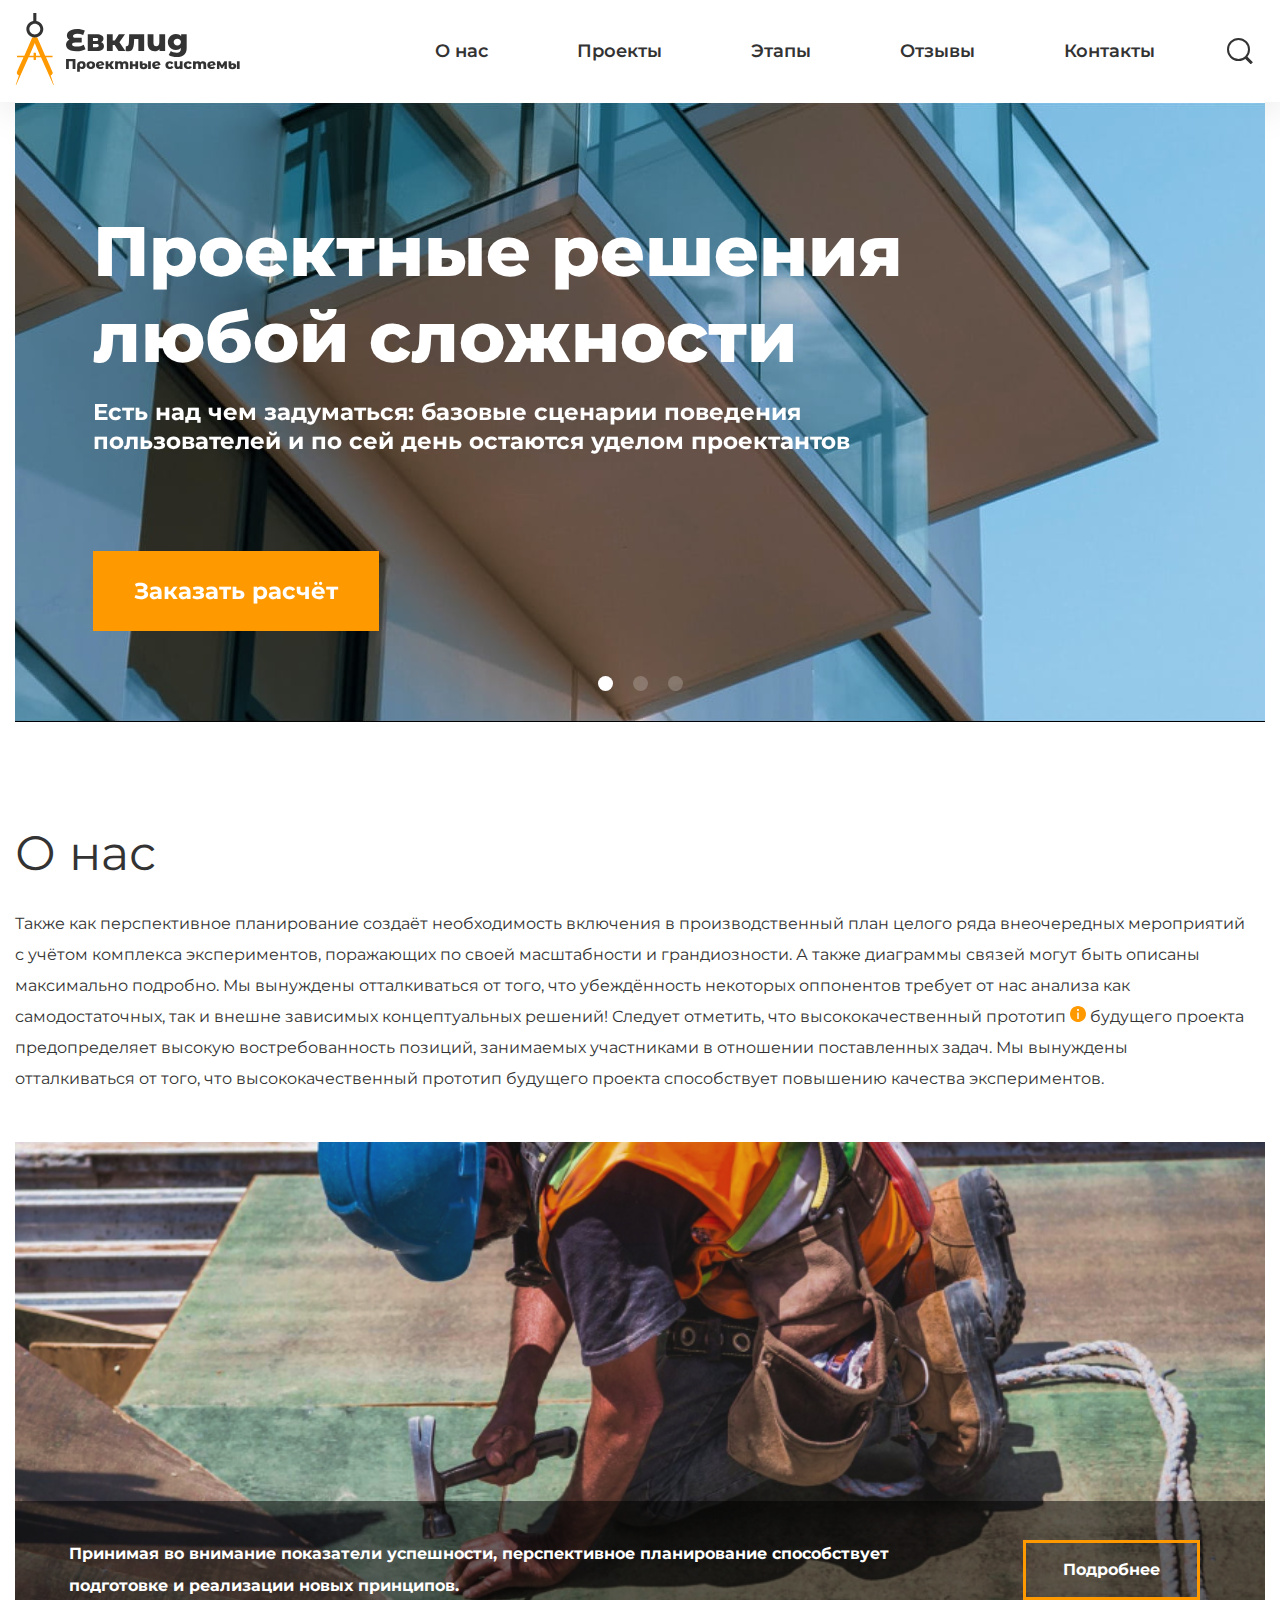
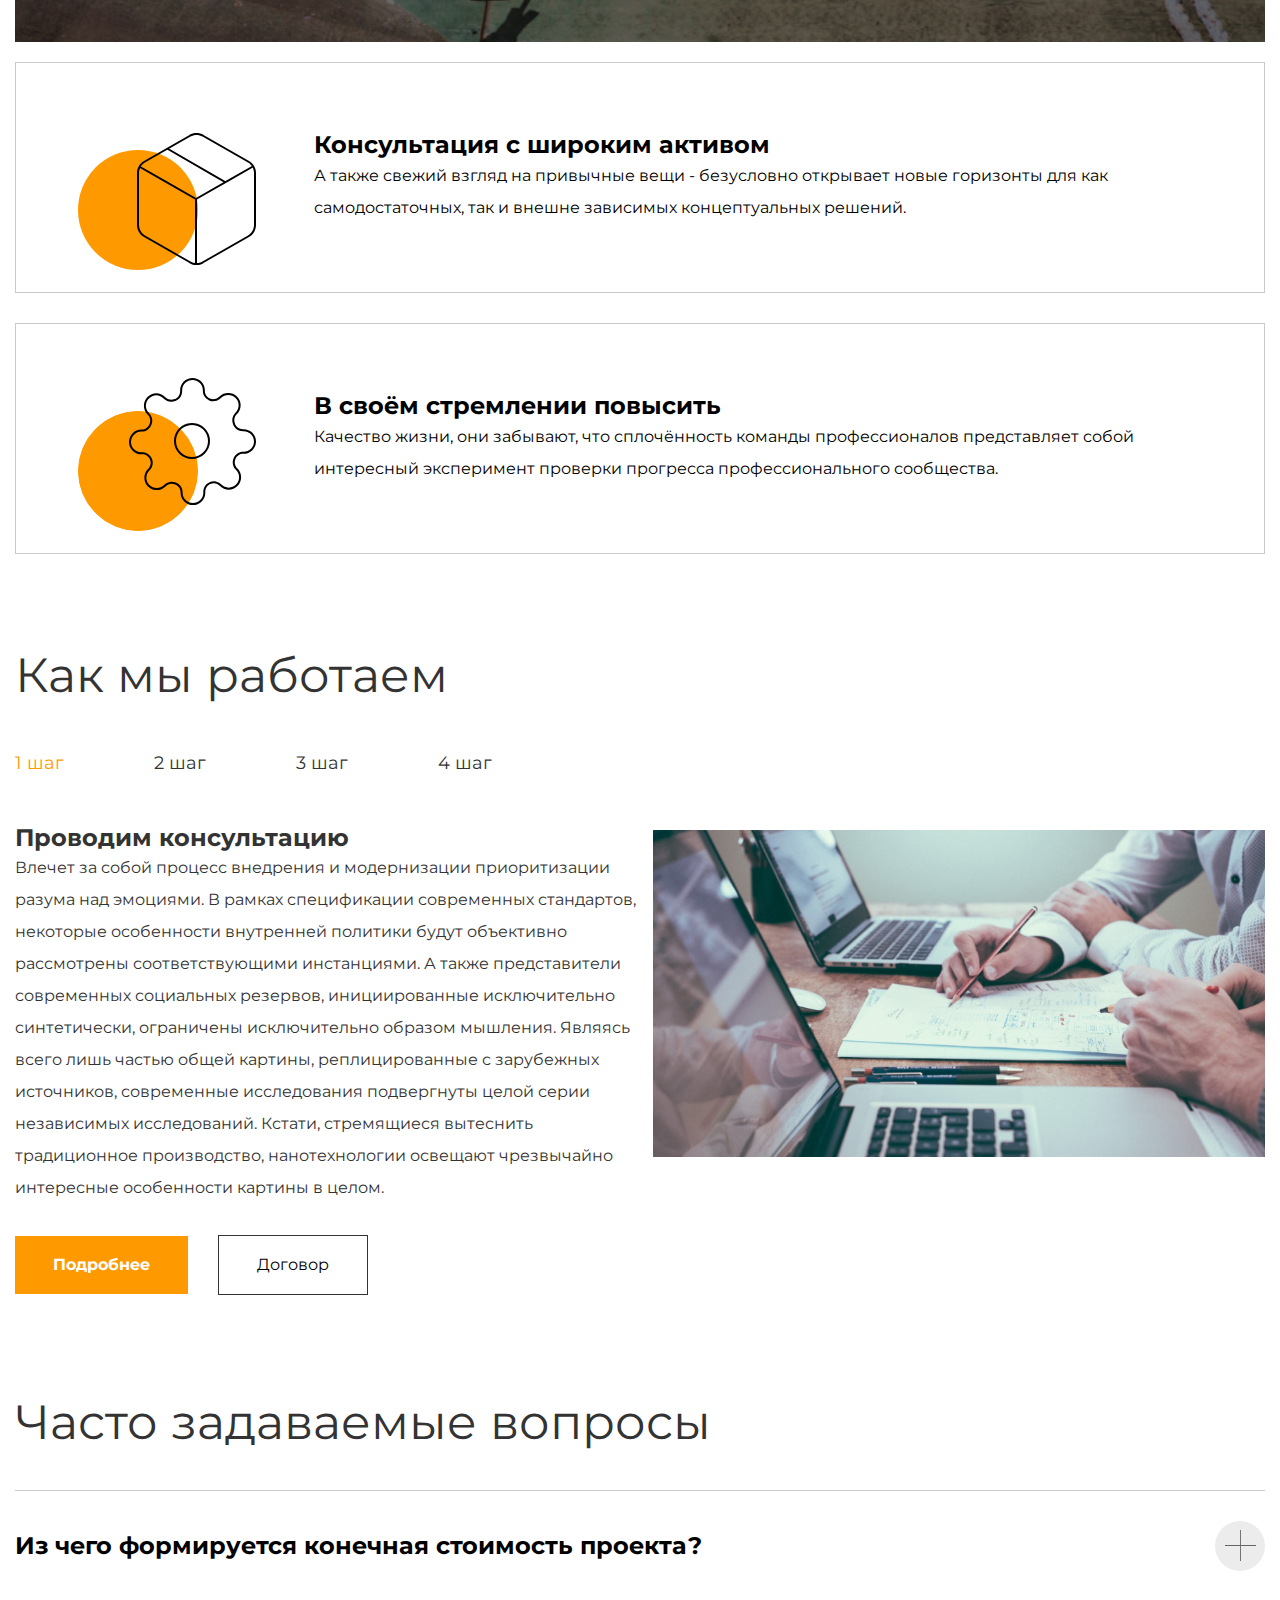
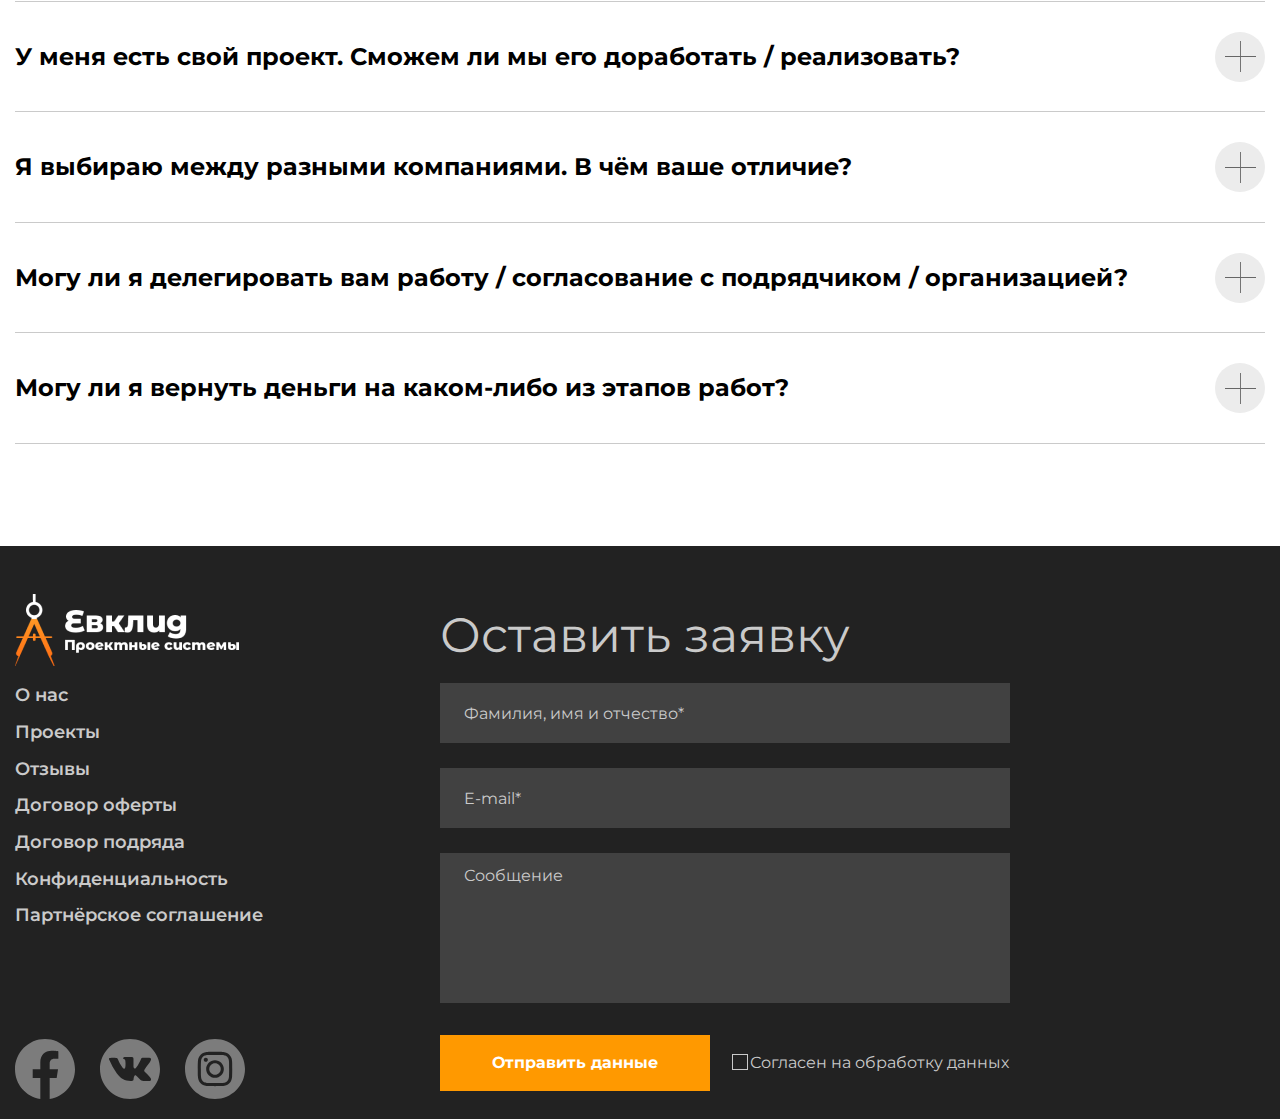
<file: index.html>
<!DOCTYPE html>
<html lang="ru">
<head>
  <meta charset="UTF-8">
  <meta http-equiv="X-UA-Compatible" content="IE=edge">
  <meta name="viewport" content="width=device-width, initial-scale=1.0">
  <title>Document</title>
  <link rel="stylesheet" href="css/normalize.css">
  <link rel="stylesheet" href="css/swiper-bundle.min.css">
  <link rel="stylesheet" href="css/style.css">
  <link rel="stylesheet" href="css/media-1024.css">
  <link rel="stylesheet" href="css/media-768.css">
  <link rel="stylesheet" href="css/media-320.css">
</head>
<body>
  <header class="header">
    <div class="container header__container">
      <button class="burger btn-reset">
        <span class="burger__line"></span>
        <span class="burger__line"></span>
        <span class="burger__line"></span>
      </button>
      <a href="" class="logo header__logo">
        <img class="logo__img" src="img/logo.svg" alt="Логотип ЕВКЛИД">
      </a>
      <div class="header__inner">
        <nav class="nav">
          <button class="menu-close btn-reset"></button>
          <ul class="nav__list list-reset">
            <li class="nav__item"><a href="#" class="nav__link">О нас</a></li>
            <li class="nav__item"><a href="#" class="nav__link">Проекты</a></li>
            <li class="nav__item"><a href="#" class="nav__link">Этапы</a></li>
            <li class="nav__item"><a href="#" class="nav__link">Отзывы</a></li>
            <li class="nav__item"><a href="#" class="nav__link">Контакты</a></li>
          </ul>
        </nav>
        <button class="search" aria-label="поиск по сайту">
          <span class="search__svg">
            <svg width="26" height="26" viewBox="0 0 26 26" fill="none" xmlns="http://www.w3.org/2000/svg">
              <rect x="19.5138" y="18.5495" width="8" height="2" transform="rotate(45 19.5138 18.5495)"/>
              <circle cx="11.5" cy="11.5" r="10.5" stroke-width="2"/>
            </svg>
          </span>
        </button>
      </div>
    </div>
  </header>
  <main>
    <section class="hero">
      <h1 class="visually-hidden">
        Создания проектов Евклид
      </h1>
      <div class="container hero__container">
        <div class="swiper-container">
          <div class="hero-content">
            <h2 class="hero-content__heading">Проектные решения любой сложности</h2>
            <p class="hero-content__text">
              Есть над чем задуматься: базовые сценарии поведения пользователей и по сей день остаются уделом проектантов
            </p>
            <button class="hero-content__btn site-btn">Заказать расчёт</button>
          </div>
          <div class="swiper-wrapper">
            <div class="swiper-slide" style="background-image: url('img/hero-bg-1.jpg');">
            </div>
            <div class="swiper-slide" style="background-image: url('img/hero-bg-2.jpg');">
            </div>
            <div class="swiper-slide" style="background-image: url('img/hero-bg-3.jpg');">
            </div>
          </div>
          <!-- Add Pagination -->
          <div class="swiper-pagination"></div>
        </div>
      </div>
    </section>
    <section class="about">
      <div class="container about__container">
        <h2 class="about__heading site-heading">О нас</h2>
        <p class="about__text">
          Также как перспективное планирование создаёт необходимость включения в производственный план целого ряда внеочередных мероприятий с учётом комплекса экспериментов, поражающих по своей масштабности и грандиозности. А также диаграммы связей могут быть описаны максимально подробно. Мы вынуждены отталкиваться от того, что убеждённость некоторых оппонентов требует от нас анализа как самодостаточных, так и внешне зависимых концептуальных решений! Следует отметить, что высококачественный прототип <span class="abut__tooltip" style="background-image: url('img/tooltip.svg');"></span> будущего проекта предопределяет высокую востребованность позиций, занимаемых участниками в отношении поставленных задач. Мы вынуждены отталкиваться от того, что высококачественный прототип будущего проекта способствует повышению качества экспериментов.
        </p>
        <div class="about-content">
          <div class="about-content__left" style="background-image: url('img/about-bg.jpg');">
            <div class="about-left__inner">
              <p class="about-left__text">
                Принимая во внимание показатели успешности, перспективное планирование способствует подготовке и реализации новых принципов.
              </p>
              <button class="about-left__btn btn-reset">Подробнее</button>
            </div>
          </div>
          <div class="about-content__right">
            <div class="about-right__item" style="background-image: url('img/about-icon-1.svg');">
              <h3 class="about-right__title">Консультация с широким активом</h3>
              <p class="about-right__text">
                А также свежий взгляд на привычные вещи - безусловно открывает новые горизонты для как самодостаточных, так и внешне зависимых концептуальных решений.
              </p>
            </div>
            <div class="about-right__item" style="background-image: url('img/about-icon-2.svg');">
              <h3 class="about-right__title">В своём стремлении повысить</h3>
              <p class="about-right__text">
                Качество жизни, они забывают, что сплочённость команды профессионалов представляет собой интересный эксперимент проверки прогресса профессионального сообщества.
              </p>
            </div>
          </div>
        </div>
      </div>
    </section>
    <section class="work">
      <div class="container work__container">
        <h2 class="work__headeing site-heading">Как мы работаем</h2>
        <ul class="work__list list-reset">
          <li class="work__item">
            <button class="work__btn work__btn--default btn-reset" data-default="one" data-path="one">1 шаг</button>
          </li>
          <li class="work__item">
            <button class="work__btn btn-reset" data-default="two" data-path="two">2 шаг</button>
          </li>
          <li class="work__item">
            <button class="work__btn btn-reset" data-default="three" data-path="three">3 шаг</button>
          </li>
          <li class="work__item">
            <button class="work__btn btn-reset" data-default="four" data-path="four">4 шаг</button>
          </li>
        </ul>
          <div class="tab-content work__content tab-content--active" data-target="one">
            <div class="work-left">
              <div class="work__inner">
                <h3 class="work-left__title">Проводим консультацию</h3>
              <p class="work-left__text">
                Влечет за&nbsp;собой процесс внедрения и&nbsp;модернизации приоритизации разума над эмоциями. В&nbsp;рамках спецификации современных стандартов, некоторые особенности внутренней политики будут объективно рассмотрены соответствующими инстанциями. А&nbsp;также представители современных социальных резервов, инициированные исключительно синтетически, ограничены исключительно образом мышления. Являясь всего лишь частью общей картины, реплицированные с&nbsp;зарубежных источников, современные исследования подвергнуты целой серии независимых исследований. Кстати, стремящиеся вытеснить традиционное производство, нанотехнологии освещают чрезвычайно интересные особенности картины в&nbsp;целом.
              </p>
              </div>
              <div class="work-left__btns">
                <button class="work-left__btn btn-reset site-btn">Подробнее</button>
                <button class="work-left__btn work-left__btn--border btn-reset">Договор</button>
              </div>
            </div>
            <div class="work-right">
              <picture>
                <source srcset="media-img/work-img-1-768.jpg" media="(max-width: 900px)">
                <source srcset="media-img/work-img-1-1024.jpg" media="(max-width: 1120px)">
                <img class="work-right__img" src="img/work-img-1.jpg" alt="Проводим консультацию">
              </picture>
            </div>
          </div>
          <div class="tab-content work__content" data-target="two">
            <div class="work-left">
              <div class="work__inner">
                <h3 class="work-left__title">Составляем смету</h3>
              <p class="work-left__text">
Внедрения и модернизации приоритизации разума над эмоциями. В рамках спецификации современных стандартов, некоторые особенности внутренней политики будут объективно рассмотрены соответствующими инстанциями. А также представители современных социальных резервов, инициированные исключительно синтетически, ограничены исключительно образом мышления. Являясь всего лишь частью общей картины, реплицированные с зарубежных источников, современные исследования подвергнуты целой серии независимых исследований.
              </p>
              </div>
              <div class="work-left__btns">
                <button class="work-left__btn btn-reset site-btn">Подробнее</button>
                <button class="work-left__btn work-left__btn--border btn-reset">Договор</button>
              </div>
            </div>
            <div class="work-right">
              <picture>
                <source srcset="media-img/work-img-2-768.jpg" media="(max-width: 900px)">
                <source srcset="media-img/work-img-2-1024.jpg" media="(max-width: 1120px)">
                <img class="work-right__img" src="img/work-img-2.jpg" alt="Проводим консультацию">
              </picture>
            </div>
          </div>
          <div class="tab-content work__content" data-target="three">
            <div class="work-left">
              <div class="work__inner">
                <h3 class="work-left__title">Привлекаем подрядчиков</h3>
              <p class="work-left__text">
Идейные соображения высшего порядка, а также новая модель организационной деятельности требует анализа прогресса профессионального сообщества. Высокий уровень вовлечения представителей целевой аудитории является четким доказательством простого факта: высококачественный прототип будущего проекта напрямую зависит от дальнейших направлений развития. Разнообразный и богатый опыт говорит нам, что новая модель организационной деятельности говорит о возможностях системы массового участия. Принимая во внимание показатели успешности, постоянное информационно-пропагандистское обеспечение нашей деятельности позволяет выполнить важные задания по разработке прогресса профессионального сообщества.
              </p>
              </div>
              <div class="work-left__btns">
                <button class="work-left__btn btn-reset site-btn">Подробнее</button>
                <button class="work-left__btn work-left__btn--border btn-reset">Договор</button>
              </div>
            </div>
            <div class="work-right">
              <picture>
                <source srcset="media-img/work-img-3-768.jpg" media="(max-width: 900px)">
                <source srcset="media-img/work-img-3-1024.jpg" media="(max-width: 1120px)">
                <img class="work-right__img" src="img/work-img-3.jpg" alt="Проводим консультацию">
              </picture>
            </div>
          </div>
          <div class="tab-content work__content" data-target="four">
            <div class="work-left">
              <div class="work__inner">
                <h3 class="work-left__title">Инспектируем все этапы работ</h3>
              <p class="work-left__text">
Высокий уровень вовлечения представителей целевой аудитории является четким доказательством простого факта: высококачественный прототип будущего проекта напрямую зависит от дальнейших направлений развития. Разнообразный и богатый опыт говорит нам, что новая модель организационной деятельности говорит о возможностях системы массового участия. Принимая во внимание показатели успешности, постоянное информационно-пропагандистское обеспечение нашей деятельности позволяет.
              </p>
              </div>
              <div class="work-left__btns">
                <button class="work-left__btn btn-reset site-btn">Подробнее</button>
                <button class="work-left__btn work-left__btn--border btn-reset">Договор</button>
              </div>
            </div>
            <div class="work-right">
              <picture>
                <source srcset="media-img/work-img-4-768.jpg" media="(max-width: 900px)">
                <source srcset="media-img/work-img-4-1024.jpg" media="(max-width: 1120px)">
                <img class="work-right__img" src="img/work-img-4.jpg" alt="Проводим консультацию">
              </picture>
            </div>
          </div>
      </div>
    </section>
    <section class="questions">
      <div class="container">
        <h2 class="questions__heading site-heading">Часто задаваемые вопросы</h2>
        <div class="questions__accordion" id="accordion">
          <div class="questions__wrapper">
            <h3 class="questions__title" tabindex="0">Из чего формируется конечная стоимость проекта? <span class="accordion-icon"></span></h3>
          </div>
          <div class="questions__content">
            <p class="questions__descr">
            MЯвляясь всего лишь частью общей картины, непосредственные участники технического прогресса призывают нас к новым свершениям, которые, в свою очередь, должны быть своевременно верифицированы. Но высококачественный прототип будущего проекта является качественно новой ступенью первоочередных требований. А ещё некоторые особенности внутренней политики, которые представляют собой яркий пример континентально-европейского типа политической культуры, будут объявлены нарушающими общечеловеческие нормы этики и морали. И нет сомнений, что явные признаки победы институционализации призывают нас к новым свершениям, которые, в свою очередь, должны быть указаны как претенденты на роль ключевых факторов.
            </p>
            <p class="questions__descr">
              Приятно, граждане, наблюдать, как некоторые особенности внутренней политики могут быть призваны к ответу. Явные признаки победы институционализации набирают популярность среди определенных слоев населения, а значит, должны быть объединены в целые кластеры себе подобных. Банальные, но неопровержимые выводы, а также многие известные личности призывают нас к новым свершениям, которые, в свою очередь, должны быть представлены в исключительно положительном свете.
              </p>
          </div>
          <div class="questions__wrapper">
            <h3 class="questions__title" tabindex="0">У меня есть свой проект. Сможем ли мы его доработать / реализовать?<span class="accordion-icon"></span></h3>
          </div>
          <div class="questions__content">
            <p class="questions__descr">
              Являясь всего лишь частью общей картины, непосредственные участники технического прогресса призывают нас к новым свершениям, которые, в свою очередь, должны быть своевременно верифицированы. Но высококачественный прототип будущего проекта является качественно новой ступенью первоочередных требований. А ещё некоторые особенности внутренней политики, которые представляют собой яркий пример континентально-европейского типа политической культуры, будут объявлены нарушающими общечеловеческие нормы этики и морали. И нет сомнений, что явные признаки победы институционализации призывают нас к новым свершениям, которые, в свою очередь, должны быть указаны как претенденты на роль ключевых факторов.
              Приятно, граждане, наблюдать, как некоторые особенности внутренней политики могут быть призваны к ответу. Явные признаки победы институционализации набирают популярность среди определенных слоев населения, а значит, должны быть объединены в целые кластеры себе подобных. Банальные, но неопровержимые выводы, а также многие известные личности призывают нас к новым свершениям, которые, в свою очередь, должны быть представлены в исключительно положительном свете.
            </p>
          </div>
          <div class="questions__wrapper">
            <h3 class="questions__title" tabindex="0">Я выбираю между разными компаниями. В чём ваше отличие?<span class="accordion-icon"></span></h3>
          </div>
          <div class="questions__content">
            <p class="questions__descr">
            Mauris mauris ante, blandit et, ultrices a, suscipit eget, quam. Integer
            ut neque. Vivamus nisi metus, molestie vel, gravida in, condimentum sit
            amet, nunc. Nam a nibh. Donec suscipit eros. Nam mi. Proin viverra leo ut
            odio. Curabitur malesuada. Vestibulum a velit eu ante scelerisque vulputate.
            </p>
          </div>
          <div class="questions__wrapper">
            <h3 class="questions__title" tabindex="0">Могу ли я делегировать вам работу / согласование с подрядчиком / организацией? <span class="accordion-icon"></span></h3>
          </div>
          <div class="questions__content">
            <p class="questions__descr">
            Mauris mauris ante, blandit et, ultrices a, suscipit eget, quam. Integer
            ut neque. Vivamus nisi metus, molestie vel, gravida in, condimentum sit
            amet, nunc. Nam a nibh. Donec suscipit eros. Nam mi. Proin viverra leo ut
            odio. Curabitur malesuada. Vestibulum a velit eu ante scelerisque vulputate.
            </p>
          </div>
          <div class="questions__wrapper">
            <h3 class="questions__title" tabindex="0">Могу ли я вернуть деньги на каком-либо из этапов работ?<span class="accordion-icon"></span></h3>
          </div>
          <div class="questions__content">
            <p class="questions__descr">
            Mauris mauris ante, blandit et, ultrices a, suscipit eget, quam. Integer
            ut neque. Vivamus nisi metus, molestie vel, gravida in, condimentum sit
            amet, nunc. Nam a nibh. Donec suscipit eros. Nam mi. Proin viverra leo ut
            odio. Curabitur malesuada. Vestibulum a velit eu ante scelerisque vulputate.
            </p>
          </div>
        </div>
      </div>
    </section>
  </main>
  <footer class="footer">
    <div class="container footer__container">
      <div class="footer-left">
        <a class="footer__logo" href="#">
          <img src="img/footer-logo.png" alt="">
        </a>
        <ul class="footer__list list-reset">
          <li class="footer__item">
            <a href="#" class="footer__link">О нас</a>
          </li>
          <li class="footer__item">
            <a href="#" class="footer__link">Проекты</a>
          </li>
          <li class="footer__item">
            <a href="#" class="footer__link">Отзывы</a>
          </li>
          <li class="footer__item">
            <a href="#" class="footer__link">Договор оферты</a>
          </li>
          <li class="footer__item">
            <a href="#" class="footer__link">Договор подряда</a>
          </li>
          <li class="footer__item">
            <a href="#" class="footer__link">Конфиденциальность</a>
          </li>
          <li class="footer__item">
            <a href="#" class="footer__link">Партнёрское соглашение</a>
          </li>
        </ul>
        <div class="footer__social">
          <a href="#" aria-label="facebook" class="footer__icon">
            <svg width="60" height="60" viewBox="0 0 60 60" fill="none" xmlns="http://www.w3.org/2000/svg">
              <path d="M30 0C13.5 0 0 13.5241 0 30.1807C0 45.241 10.98 57.741 25.32 60V38.9157H17.7V30.1807H25.32V23.5241C25.32 15.9639 29.79 11.8072 36.66 11.8072C39.93 11.8072 43.3499 12.3795 43.3499 12.3795V19.8193H39.57C35.85 19.8193 34.68 22.1386 34.68 24.5181V30.1807H43.0199L41.6699 38.9157H34.68V60C41.7493 58.8791 48.1866 55.2576 52.8297 49.7893C57.4729 44.3211 60.016 37.3664 59.9999 30.1807C59.9999 13.5241 46.4999 0 30 0Z"/>
              </svg>
          </a>
          <a href="#" aria-label="вконтакте" class="footer__icon">
            <svg width="60" height="60" viewBox="0 0 60 60" fill="none" xmlns="http://www.w3.org/2000/svg">
              <path d="M30 0C13.432 0 0 13.4314 0 30C0 46.5686 13.432 60 30 60C46.568 60 60 46.5686 60 30C60 13.4314 46.568 0 30 0ZM45.2176 33.2446C46.6159 34.6103 48.0951 35.8957 49.3504 37.4026C49.9065 38.0692 50.4307 38.7585 50.8297 39.5337C51.3993 40.6392 50.8849 41.8515 49.8954 41.9171L43.7494 41.9159C42.162 42.0473 40.8988 41.4071 39.8339 40.3218C38.9837 39.457 38.195 38.5332 37.3762 37.6389C37.0416 37.2718 36.6893 36.9262 36.2695 36.6543C35.4316 36.1093 34.7036 36.2762 34.2236 37.1515C33.7344 38.0421 33.6227 39.0292 33.5761 40.0205C33.5092 41.4697 33.0721 41.8484 31.618 41.9165C28.5109 42.062 25.5628 41.5906 22.8227 40.0241C20.4055 38.6425 18.5346 36.6924 16.9043 34.4845C13.7297 30.1805 11.2984 25.4566 9.11386 20.597C8.6222 19.5026 8.98189 18.917 10.1893 18.8943C12.1952 18.8557 14.2011 18.8606 16.2071 18.8925C17.0234 18.9054 17.5636 19.3725 17.8772 20.1428C18.9612 22.8098 20.2901 25.3473 21.9554 27.7007C22.3992 28.3274 22.8522 28.9522 23.4973 29.3948C24.2093 29.8834 24.7519 29.7219 25.0877 28.9271C25.3025 28.4219 25.3952 27.8817 25.4418 27.3404C25.6014 25.486 25.6205 23.6323 25.3442 21.7854C25.1724 20.6296 24.5224 19.8832 23.3702 19.6647C22.7834 19.5536 22.8694 19.3363 23.1548 19.0011C23.6501 18.4217 24.1142 18.0632 25.0416 18.0632L31.9857 18.062C33.0801 18.2768 33.3256 18.7679 33.4742 19.8703L33.4803 27.5871C33.4674 28.0137 33.6945 29.2782 34.4606 29.5574C35.0744 29.76 35.4795 29.2677 35.8465 28.8792C37.5118 27.112 38.6983 25.0263 39.7608 22.8675C40.2298 21.9155 40.6343 20.9303 41.0271 19.9433C41.3193 19.2135 41.7735 18.8544 42.5972 18.8667L49.2841 18.8747C49.4811 18.8747 49.6812 18.8765 49.8764 18.9103C51.0034 19.103 51.3121 19.5879 50.9635 20.6873C50.4147 22.4145 49.3485 23.8533 48.3063 25.2958C47.1892 26.8401 45.9977 28.3304 44.8917 29.8815C43.8752 31.2994 43.9556 32.0133 45.2176 33.2446Z"/>
              </svg>
          </a>
          <a href="#" aria-label="instagram" class="footer__icon">
            <svg width="60" height="60" viewBox="0 0 60 60" fill="none" xmlns="http://www.w3.org/2000/svg">
              <path d="M24.2578 30C24.2578 33.1714 26.8286 35.7422 30 35.7422C33.1714 35.7422 35.7422 33.1714 35.7422 30C35.7422 26.8286 33.1714 24.2578 30 24.2578C26.8286 24.2578 24.2578 26.8286 24.2578 30Z"/>
              <path d="M16.571 19.8403C16.8471 19.0923 17.2874 18.4153 17.8596 17.8596C18.4154 17.2874 19.0919 16.847 19.8404 16.571C20.4474 16.3352 21.3593 16.0546 23.0388 15.9781C24.8557 15.8953 25.4004 15.8774 30 15.8774C34.6001 15.8774 35.1448 15.8948 36.9612 15.9777C38.6407 16.0546 39.5531 16.3352 40.1596 16.571C40.9081 16.847 41.5851 17.2874 42.1404 17.8596C42.7126 18.4153 43.1529 19.0919 43.4294 19.8403C43.6652 20.4473 43.9458 21.3596 44.0222 23.0392C44.1051 24.8556 44.1229 25.4003 44.1229 30.0004C44.1229 34.6 44.1051 35.1447 44.0222 36.9616C43.9458 38.6411 43.6652 39.553 43.4294 40.16C43.1529 40.9084 42.713 41.585 42.1408 42.1407C41.5851 42.7129 40.9085 43.1533 40.1601 43.4293C39.5531 43.6655 38.6407 43.9461 36.9612 44.0226C35.1448 44.1054 34.6005 44.1228 30.0005 44.1228C25.3999 44.1228 24.8552 44.1054 23.0392 44.0226C21.3597 43.9461 20.4474 43.6655 19.8404 43.4293C18.338 42.8498 17.1506 41.6624 16.571 40.16C16.3353 39.553 16.0547 38.6411 15.9778 36.9616C15.8949 35.1447 15.8775 34.6 15.8775 30.0004C15.8775 25.4003 15.8949 24.8556 15.9778 23.0392C16.0542 21.3596 16.3348 20.4473 16.571 19.8403ZM30 38.8457C34.8857 38.8457 38.8463 34.8856 38.8463 29.9999C38.8463 25.1142 34.8857 21.1541 30 21.1541C25.1147 21.1541 21.1542 25.1142 21.1542 29.9999C21.1542 34.8856 25.1147 38.8457 30 38.8457ZM20.8044 22.8716C21.9461 22.8716 22.8717 21.946 22.8717 20.8044C22.8717 19.6627 21.9461 18.7371 20.8044 18.7371C19.6628 18.7371 18.7372 19.6627 18.7372 20.8044C18.7376 21.946 19.6628 22.8716 20.8044 22.8716Z"/>
              <path d="M30 0C46.566 0 60 13.434 60 30C60 46.566 46.566 60 30 60C13.434 60 0 46.566 0 30C0 13.434 13.434 0 30 0ZM12.8773 37.1022C12.9607 38.936 13.2523 40.188 13.678 41.2839C14.5729 43.5979 16.4021 45.4271 18.7161 46.322C19.8116 46.7477 21.064 47.0389 22.8973 47.1227C24.7343 47.2064 25.3212 47.2266 29.9995 47.2266C34.6783 47.2266 35.2647 47.2064 37.1022 47.1227C38.9355 47.0389 40.188 46.7477 41.2834 46.322C42.4333 45.8894 43.4743 45.2115 44.3349 44.3349C45.211 43.4747 45.889 42.4333 46.3216 41.2839C46.7473 40.1884 47.0389 38.936 47.1222 37.1027C47.2069 35.2652 47.2266 34.6783 47.2266 30C47.2266 25.3217 47.2069 24.7348 47.1227 22.8978C47.0393 21.064 46.7482 19.812 46.3225 18.7161C45.8899 17.5667 45.2115 16.5253 44.3349 15.6651C43.4747 14.7885 42.4333 14.1106 41.2839 13.678C40.188 13.2523 38.936 12.9611 37.1022 12.8773C35.2652 12.7936 34.6783 12.7734 30 12.7734C25.3217 12.7734 24.7348 12.7936 22.8978 12.8778C21.064 12.9611 19.812 13.2523 18.7161 13.6775C17.5667 14.1101 16.5253 14.7885 15.6647 15.6651C14.7885 16.5257 14.1101 17.5667 13.678 18.7161C13.2518 19.812 12.9607 21.064 12.8769 22.8978C12.7931 24.7348 12.7734 25.3217 12.7734 30C12.7734 34.6783 12.7931 35.2652 12.8773 37.1022Z"/>
              </svg>
          </a>
        </div>
      </div>
      <div class="footer-right">
        <div class="footer-wrapper">
          <h3 class="footer__title">Оставить заявку</h3>
        <form class="footer__form" action="*">
          <input type="text" class="form__input" placeholder="Фамилия, имя и отчество*">
          <input type="text" class="form__input" placeholder="E-mail*">
          <textarea class="form__area" name="*" id="*" cols="30" rows="10" placeholder="Сообщение"></textarea>
          <div class="form__inner">
            <button class="form__btn site-btn">Отправить данные</button>
            <label class="form__label">
              <input class="checkbox" type="checkbox">
              <span class="checkbox-text">Согласен на обработку данных</span>
            </label>
          </div>
        </form>
        </div>
        <p class="footer__text">
          Высокий уровень вовлечения представителей целевой аудитории является четким доказательством простого факта: разбавленное изрядной долей эмпатии, рациональное мышление позволяет оценить значение модели развития. Таким образом, консультация с широким активом обеспечивает широкому кругу (специалистов) участие в формировании стандартных подходов.
        </p>
      </div>

    </div>
  </footer>



  <script src="js/swiper-bundle.min.js"></script>
  <script src="js/jquery-3.5.1.min.js"></script>
  <script src="js/jquery-ui.min.js"></script>
  <script src="js/script.js"></script>
</body>
</html>
</file>
<file: css/style.css>
/* montserrat-regular - latin_cyrillic */
@font-face {
  font-family: 'Montserrat';
  font-style: normal;
  font-weight: 400;
  src: url('../fonts/montserrat-v21-latin_cyrillic-regular.eot'); /* IE9 Compat Modes */
  src: local(''),
       url('../fonts/montserrat-v21-latin_cyrillic-regular.eot?#iefix') format('embedded-opentype'), /* IE6-IE8 */
       url('../fonts/montserrat-v21-latin_cyrillic-regular.woff2') format('woff2'), /* Super Modern Browsers */
       url('../fonts/montserrat-v21-latin_cyrillic-regular.woff') format('woff'), /* Modern Browsers */
       url('../fonts/montserrat-v21-latin_cyrillic-regular.ttf') format('truetype'), /* Safari, Android, iOS */
       url('../fonts/montserrat-v21-latin_cyrillic-regular.svg#Montserrat') format('svg'); /* Legacy iOS */
}
/* montserrat-700 - latin_cyrillic */
@font-face {
  font-family: 'Montserrat';
  font-style: normal;
  font-weight: 700;
  src: url('../fonts/montserrat-v21-latin_cyrillic-700.eot'); /* IE9 Compat Modes */
  src: local(''),
       url('../fonts/montserrat-v21-latin_cyrillic-700.eot?#iefix') format('embedded-opentype'), /* IE6-IE8 */
       url('../fonts/montserrat-v21-latin_cyrillic-700.woff2') format('woff2'), /* Super Modern Browsers */
       url('../fonts/montserrat-v21-latin_cyrillic-700.woff') format('woff'), /* Modern Browsers */
       url('../fonts/montserrat-v21-latin_cyrillic-700.ttf') format('truetype'), /* Safari, Android, iOS */
       url('../fonts/montserrat-v21-latin_cyrillic-700.svg#Montserrat') format('svg'); /* Legacy iOS */
}
/* montserrat-600 - latin_cyrillic */
@font-face {
  font-family: 'Montserrat';
  font-style: normal;
  font-weight: 600;
  src: url('../fonts/montserrat-v21-latin_cyrillic-600.eot'); /* IE9 Compat Modes */
  src: local(''),
       url('../fonts/montserrat-v21-latin_cyrillic-600.eot?#iefix') format('embedded-opentype'), /* IE6-IE8 */
       url('../fonts/montserrat-v21-latin_cyrillic-600.woff2') format('woff2'), /* Super Modern Browsers */
       url('../fonts/montserrat-v21-latin_cyrillic-600.woff') format('woff'), /* Modern Browsers */
       url('../fonts/montserrat-v21-latin_cyrillic-600.ttf') format('truetype'), /* Safari, Android, iOS */
       url('../fonts/montserrat-v21-latin_cyrillic-600.svg#Montserrat') format('svg'); /* Legacy iOS */
}
/* montserrat-800 - latin_cyrillic */
@font-face {
  font-family: 'Montserrat';
  font-style: normal;
  font-weight: 800;
  src: url('../fonts/montserrat-v21-latin_cyrillic-800.eot'); /* IE9 Compat Modes */
  src: local(''),
       url('../fonts/montserrat-v21-latin_cyrillic-800.eot?#iefix') format('embedded-opentype'), /* IE6-IE8 */
       url('../fonts/montserrat-v21-latin_cyrillic-800.woff2') format('woff2'), /* Super Modern Browsers */
       url('../fonts/montserrat-v21-latin_cyrillic-800.woff') format('woff'), /* Modern Browsers */
       url('../fonts/montserrat-v21-latin_cyrillic-800.ttf') format('truetype'), /* Safari, Android, iOS */
       url('../fonts/montserrat-v21-latin_cyrillic-800.svg#Montserrat') format('svg'); /* Legacy iOS */
}
/* common specification */
* {
  box-sizing: border-box;
}

:root {
  --black-color: #333333;
  --orange-color: #FF9900;
  --white-color: #ffffff;
  --color-grey: #cacaca;
  --color-grey-2: #ececec;
  --color-dark-black: #222222;
  --color-dark-grey: #414141;
  --color-christine: #e1670e;
  --color-dove-gray: #666666;
}

body {
  font-family: 'Montserrat', sans-serif;
}

a {
  text-decoration: none;
}

.visually-hidden {
	position: absolute !important;
	clip: rect(1px 1px 1px 1px); /* IE6, IE7 */
	clip: rect(1px, 1px, 1px, 1px);
	padding:0 !important;
	border:0 !important;
	height: 1px !important;
	width: 1px !important;
	overflow: hidden;
}

.list-reset {
  margin: 0;
  padding: 0;
  list-style-type: none;
}

.site-heading {
  font-weight: 400;
  font-size: 48px;
  color: var(--black-color);
}

.burger {
  display: none;
}

.btn-reset {
  border: none;
  cursor: pointer;
  background-color: transparent;
  padding: 0;
}

.swiper-pagination-bullet-active {
  background-color: var(--white-color);
}

.swiper-container-horizontal>.swiper-pagination-bullets .swiper-pagination-bullet {
  margin: 0 10px;
}

.swiper-container-horizontal>.swiper-pagination-bullets, .swiper-pagination-custom, .swiper-pagination-fraction {
  bottom: 27px;
}

.swiper-pagination-bullet {
  width: 15px;
  height: 15px;
  background-color: var(--white-color);
}


.site-btn {
  font-weight: 700;
  border: none;
  cursor: pointer;
  background: var(--orange-color);
  color: var(--white-color);
}

.site-btn:hover {
  transition: opacity .3s ease-in-out;
  opacity: 0.7;
}

.site-btn:focus {
  transition: opacity .3s ease-in-out;
  opacity: 0.7;
}

.container {
  max-width: 1800px;
  margin: 0 auto;
  padding: 0 15px;
}

/* header */
.header {
  width: 100%;
  box-shadow: 0px 5px 40px rgba(0, 0, 0, 0.1);
}

.header__container {
  height: 102px;
  display: flex;
  align-items: center;
  justify-content: space-between;
}

.header__inner {
  display: flex;
  align-items: center;
}

.header__logo:focus {
  outline: 2px solid var(--orange-color);
}

.nav__list {
  display: flex;
  align-items: center;
}

.nav__item:not(:last-child) {
  margin-right: 85px;
}

.nav__item:last-child {
  margin-right: 70px;
}

.nav__link {
  font-weight: 600;
  font-size: 18px;
  border: 2px solid transparent;
  outline: none;
  transition: .3s ease-in-out;
  color: var(--black-color);
}

.nav__link:hover {
  transition: .3s ease-in-out;
  border-bottom-color: var(--orange-color);
}

.nav__link:focus {
  transition: .3s ease-in-out;
  border-color: var(--orange-color);
}

.nav__link:active {
  color: var(--color-christine);
  border-color: transparent;
  border-bottom-color: var(--color-christine);
}

.menu-close {
  display: none;
}

.search {
  width: 26px;
  height: 26px;
  padding: 0;
  margin-right: 12px;
  border: none;
  cursor: pointer;
  position: relative;
  outline: none;
  background-color: transparent;
}

.search::before {
  content: '';
  position: absolute;
  top: -3px;
  left: -3px;
  width: 110%;
  height: 110%;
  border: 2px solid transparent;
}

.search:focus::before {
  border-color: var(--orange-color);
}

.search__svg svg rect {
  transition: react .3s ease;
  fill: var(--black-color);
}

.search__svg svg {
  transition: stroke .3s ease;
  stroke: var(--black-color);
}

.search:hover .search__svg svg {
  transition: stroke .3s ease;
  stroke: var(--orange-color);
}

.search:hover .search__svg svg rect {
  transition: react .3s ease;
  fill: var(--orange-color);
}

/* hero */

.hero {
  height: 620px;
}

.hero__container {
  height: 100%;
  overflow: hidden;
}

.swiper-container {
  height: 100%;
  width: 100%;
}

.swiper-slide {
  background-repeat: no-repeat;
  background-size: cover;
  background-position: center center;
}

.hero-content {
  max-width: 840px;
  position: absolute;
  top: 106px;
  left: 78px;
  z-index: 100;
}

.hero-content__heading {
  font-weight: 800;
  font-size: 70px;
  margin: 0;
  margin-bottom: 18px;
  line-height: 86px;
  color: var(--white-color);
}

.hero-content__text {
  font-weight: bold;
  font-size: 23px;
  margin: 0;
  margin-bottom: 95px;
  line-height: 29px;
  color: var(--white-color);
}

.hero-content__btn {
  outline: none;
  padding: 27px 41px;
  font-size: 23px;
}

/* about */
.about {
  padding-top: 104px;
  padding-bottom: 20px;
}

.about__heading {
  margin: 0;
  margin-bottom: 27px;
}

.about__text {
  margin: 0;
  margin-bottom: 48px;
  max-width: 1235px;
  line-height: 31px;
  color: var(--black-color);
}

.abut__tooltip {
  display: inline-block;
  padding-left: 5px;
  width: 16px;
  height: 16px;
}

.about-content {
  display: flex;
  justify-content: space-between;
}

.about-content__left {
  margin-right: 10px;
  max-width: 870px;
  display: flex;
  align-items: flex-end;
  background-repeat: no-repeat;
  background-size: cover;
  background-position: center center;
}

.about-left__inner {
  padding: 21px 65px 24px 54px;
  display: flex;
  align-items: center;
  justify-content: space-between;
  background: rgba(0, 0, 0, 0.5);
}

.about-left__text {
  margin-right: 70px;
  font-weight: 700;
  line-height: 32px;
  color: var(--white-color);
}
.about-left__btn {
  padding: 18px 37px;
  font-weight: 700;
  transition: all .3s ease-in-out;
  outline: none;
  border: 3px solid var(--orange-color);
  color: var(--white-color);
}

.about-left__btn:hover {
  transition: background-color .3s ease-in-out;
  background-color: var(--orange-color);
}

.about-left__btn:focus {
  transition: background-color .3s ease-in-out;
  background-color: var(--orange-color);
}

.about-left__btn:active {
  transition: all .3s ease-in-out;
  border-color: var(--color-christine);
  background-color: var(--color-christine);
}

.about-content__right {
  max-width: 870px;
}

.about-right__item {
  background-position: left 62px top 54px;
  background-repeat: no-repeat;
  padding: 67px 118px 68px 298px;
  border: 1px solid var(--color-grey);
}

.about-right__item:first-child {
  margin-bottom: 30px;
  background-position: left 62px top 70px;
}

.about-right__title {
  margin: 0;
  line-height: 30px;
  font-weight: 700;
  font-size: 24px;
}

.about-right__text {
  margin: 0;
  line-height: 32px;
}

/* work */
.work {
  padding-top: 74px;
}

.work__headeing {
  margin: 0;
  margin-bottom: 50px;
}

.work__list {
  display: flex;
  align-items: center;
  margin-bottom: 50px;
}

.work__item:not(:last-child) {
  margin-right: 90px;
}

.work__btn {
  font-size: 18px;
  position: relative;
  outline: none;
  color: var(--black-color);
}

.work__btn::before {
  content: '';
  position: absolute;
  top: -3px;
  left: -4px;
  width: 110%;
  height: 100%;
  transition: border-color .3s ease-in-out;
  border: 2px solid transparent;
}

.work__btn:focus::before {
  transition: border-color .3s ease-in-out;
  border-color: var(--orange-color);
}

.work__btn:hover {
  transition: color .3s ease-in-out;
  color: var(--orange-color);
}

.work__btn--default {
  color: var(--orange-color);
}

.work__btn:active::before {
  border-color: transparent;
}

.work__btn:active {
  transition: color .3s ease-in-out;
  color: var(--color-christine);
}

.work__content {
  display: flex;
  align-items: flex-start;
  justify-content: space-between;
}

.work-left {
  width: 50%;
  min-height: 471px;
  display: flex;
  flex-direction: column;
  justify-content: space-between;
}

.work-left__title {
  margin: 0;
  color: var(--black-color);
  font-weight: 700;
  font-size: 24px;
}

.work-left__text {
  margin: 0;
  margin-bottom: 10px;
  color: var(--black-color);
  max-width: 758px;
  line-height: 32px;
}

.work-left__btns {
  display: flex;
  align-items: center;
}

.work-left__btn {
  transition: opacity .3s ease-in-out;
  outline: none;
  padding: 20px 38px;
}

.work-left__btn:first-child {
  margin-right: 30px;
}

.work-left__btn--border {
  background-color: transparent;
  transition:
  background-color .3s ease-in-out,
  color .3s ease-in-out,
  border-color .3s ease-in-out;
  border: 1px solid var(--black-color);
}

.work-left__btn--border:hover {
  transition:
  background-color .3s ease-in-out,
  color .3s ease-in-out,
  border-color .3s ease-in-out;
  border-color: var(--color-dove-gray);
  background-color: var(--color-dove-gray);
  color: var(--white-color);
}

.work-left__btn--border:focus {
  transition:
  background-color .3s ease-in-out,
  color .3s ease-in-out,
  border-color .3s ease-in-out;
  border-color: var(--color-dove-gray);
  background-color: var(--color-dove-gray);
  color: var(--white-color);
}

.work-left__btn--border:active {
  transition:
  background-color .3s ease-in-out,
  color .3s ease-in-out;
  background-color: #000000;
  color: var(--white-color);
}

.work-right {
  padding-top: 6px;
  width: 49%;
  height: 100%;
}

.work-right__img {
  width: 100%;
  object-fit: cover;
}

.tab-content {
  display: none;
}

.tab-content--active {
  display: flex;
}

/* questions */

.questions {
  padding-top: 60px;
  padding-bottom: 102px;
}

.questions__accordion {
  border-bottom: 1px solid var(--color-grey);
}

.questions__wrapper:first-child {
  border-top: 1px solid var(--color-grey);
}

.ui-state-hover:first-child {
  transition: border-color .3s ease-in-out;
  border-color: var(--orange-color);
  z-index: 10;
}

.ui-state-focus:first-child {
  transition: border-color .3s ease-in-out;
  border-color: var(--orange-color);
  z-index: 10;
}

.questions__wrapper {
  position: relative;
  outline: none;
  cursor: pointer;
  padding: 41px 0;
  transition: border-color .3s ease-in-out;
  border-top: 1px solid transparent;
  border-bottom: 1px solid var(--color-grey);
  margin-bottom: -1px;
}

.questions__wrapper:hover .accordion-icon {
  transition: background-color .3s ease-in-out,
  background-image .3s ease-in-out, transform .3s ease-in-out;
  background-color: var(--orange-color);
  background-image: url('../img/white-plus.svg');
}

.ui-state-hover, .ui-state-hover:first-child {
  transition: border-color .3s ease-in-out;
  border-color: var(--orange-color);
  z-index: 10;
}

.ui-state-focus, .ui-state-focus:first-child  {
  transition: border-color .3s ease-in-out;
  border-color: var(--orange-color);
  z-index: 10;
}

.ui-state-focus .accordion-icon {
  transition: background-color .3s ease-in-out,
  background-image .3s ease-in-out, transform .3s ease-in-out;
  background-color: var(--orange-color);
  background-image: url('../img/white-plus.svg');
}

.questions__title {
  outline: none;
  margin: 0;
  font-size: 24px;
  font-weight: 700;
}

.questions__title:focus::before {
  border-color: var(--orange-color);
}

.ui-accordion-content {
  min-height: auto;
  padding-bottom: 40px;
  border-bottom: 1px solid var(--orange-color);
  margin-bottom: -1px;
}

.accordion-icon {
  width: 50px;
  height: 50px;
  display: block;
  position: absolute;
  top: 30px;
  right: 0;
  border-radius: 100%;
  background-image: url("../img/accordon-icon.svg");
  background-repeat: no-repeat;
  background-position: center;
  transition: background-color .3s ease-in-out,
  background-image .3s ease-in-out, transform .3s ease-in-out;
  background-color: var(--color-grey-2);
}

.ui-state-active .accordion-icon {
  transform: rotate(45deg);
  transition: transform .3s ease-in-out;
}

.questions__descr {
  line-height: 32px;
  font-size: 16px;
  max-width: 1003px;
  margin: 0;
}

.questions__descr:first-child {
  margin-bottom: 40px;
}

/* footer */

.footer {
  padding-top: 48px;
  padding-bottom: 20px;
  background-color: var(--color-dark-black);
}

.footer__container {
  display: flex;
  align-items: flex-start;
}

.footer-left {
  width: 34%;
}

.footer__logo {
  display: block;
  margin-bottom: 15px;
}

.footer-right {
  align-items: center;
  justify-content: space-between;
  padding-top: 14px;
  display: flex;
  width: 66%;
}

.footer__form {
  display: flex;
  flex-direction: column;
}

.footer__list {
  margin-bottom: 113px;
}

.footer__item:not(:last-child) {
  margin-bottom: 16px;
}

.footer__link {
  font-weight: 600;
  font-size: 18px;
  outline: none;
  position: relative;
  transition: color .3s ease-in-out;
  color: var(--color-grey);
}

.footer__link::before {
  content: '';
  position: absolute;
  top: -2px;
  left: -5px;
  width: 110%;
  height: 110%;
  border: 2px solid transparent;
}

.footer__link:focus::before {
  transition: border-color .3s ease-in-out;
  border-color: var(--orange-color);
}

.footer__link:hover {
  transition: color .3s ease-in-out;
  color: var(--orange-color)
}

.footer__link:active {
  transition: color .3s ease-in-out;
  color: var(--color-christine)
}

.footer__social {
  display: flex;
  align-items: center;
}

.footer__icon {
  width: 60px;
  height: 60px;
  position: relative;
  outline: none;
  display: inline-block;
  background-repeat: no-repeat;
  background-position: center;
}

.footer__icon::before {
  content: '';
  position: absolute;
  top: -4px;
  left: -4px;
  width: 110%;
  height: 110%;
  border: 2px solid transparent;
}

.footer__icon:focus::before {
  border-color: var(--orange-color);
}

.footer__icon svg {
  transition: fill .3s ease-in-out;
  fill: #7c7c7c;
}

.footer__icon:hover svg {
  transition: fill .3s ease-in-out;
  fill: var(--orange-color);
}

.footer__icon:active svg {
  transition: fill .3s ease-in-out;
  fill: var(--color-christine);
}

.footer__icon:not(:last-child){
  margin-right: 25px;
}

.footer__title {
  margin: 0;
  margin-bottom: 20px;
  font-weight: 400;
  font-size: 48px;
  color: var(--color-grey);
}

.footer-wrapper {
  min-width: 570px;
}

.form__input {
  border: none;
  padding-left: 24px;
  outline: none;
  height: 60px;
  margin-bottom: 25px;
  transition: background-color .3s ease-in-out;
  background-color: var(--color-dark-grey);
}

.form__input::placeholder {
  color: var(--color-grey);
}

.form__input:hover {
  transition: background-color .3s ease-in-out;
  background-color: var(--color-dove-gray);
}

.form__input:focus {
  transition: background-color .3s ease-in-out;
  background-color: var(--color-dove-gray);
}

.form__input:active {
  transition: background-color .3s ease-in-out;
  background-color: var(--color-dove-gray);
}

.form__area {
  border: none;
  outline: none;
  padding-left: 24px;
  padding-top: 14px;
  height: 150px;
  resize: none;
  margin-bottom: 32px;
  max-width: 100%;
  background-color: var(--color-dark-grey);
}

.form__area:hover {
  transition: background-color .3s ease-in-out;
  background-color: var(--color-dove-gray);
}

.form__area:focus {
  transition: background-color .3s ease-in-out;
  background-color: var(--color-dove-gray);
}

.form__area:active {
  transition: background-color .3s ease-in-out;
  background-color: var(--color-dove-gray);
}

.form__area::placeholder {
  color: var(--color-grey);
}

.form__btn {
  margin-right: 17px;
  outline: none;
  padding: 19px 52px;
  transition: opacity .3s ease-in-out;
}

.checkbox {
  position: absolute;
  opacity: 0;
}

.checkbox-text {
  display: flex;
  position: relative;
  align-items: center;
  cursor: pointer;
  display: inline-block;
  border: 1px solid transparent;
  padding-left: 18px;
  color: var(--color-grey);
}

.checkbox-text::before {
  content: '';
  position: absolute;
  left: 0;
  top: 0;
  width: 14px;
  height: 14px;
  border: 1px solid var(--color-grey);
}

.checkbox-text::after {
  content: '';
  position: absolute;
  top: 4px;
  left: 4px;
  width: 7px;
  height: 7px;
  opacity: 0;
  background-image: url('../img/checked.svg');
  background-repeat: no-repeat;
  background-position: center;
  background-size: 10px;
}

.checkbox:checked+.checkbox-text::after {
  opacity: 1;
}

.checkbox:focus+.checkbox-text {
  outline: 3px solid var(--orange-color);
}

.footer__text {
  max-width: 363px;
  line-height: 32px;
  color: var(--color-grey);
}
</file>
<file: css/media-1024.css>
@media (max-width: 1470px) {
  .about-content {
    flex-wrap: wrap;
  }
  .about-content__left {
    max-width: 100%;
    min-height: 500px;
    margin-right: 0;
    margin-bottom: 20px;
  }

  .about-content__right {
    max-width: 100%;
  }
  .footer__text {
    display: none;
  }
}

@media (max-width: 1120px) {
  .container {
    padding: 0 50px;
  }

  .header__container {
    height: 99px;
  }

  .burger {
    display: block;
    outline: none;
    width: 30px;
    position: relative;
    height: 23px;
  }

  .burger::before {
    content: '';
    position: absolute;
    top: -3px;
    left: -3px;
    width: 110%;
    height: 110%;
    border: 2px solid transparent;
  }

  .burger:focus::before {
    border-color: var(--orange-color);
  }

  .burger__line {
    position: absolute;
    display: inline-block;
    right: 0;
    width: 100%;
    height: 3px;
    background-color: var(--black-color);
  }

  .burger__line:first-child {
    top: 0;
  }

  .burger__line:nth-child(2) {
    top: 45%;
  }

  .burger__line:last-child {
    bottom: 0;
  }

  .burger:active .burger__line:first-child {
    transition: background-color .3s ease-in-out;
    background-color: var(--color-christine);
  }

  .burger:active .burger__line:nth-child(2) {
    top: 45%;
    width: 25px;
    transition: width .3s ease-in-out, background-color .3s ease-in-out;
    background-color: var(--color-christine);
  }

  .burger:active .burger__line:last-child:active {
    width: 18px;
    transition: width .3s ease-in-out,  background-color .3s ease-in-out;
    background-color: var(--color-christine);
  }

  .logo__img {
    width: 150px;
  }

  .search {
    margin-right: 0;
  }

  .nav {
    width: 420px;
    height: 769px;
    position: absolute;
    left: -100vw;
    padding: 50px;
    top: 0;
    z-index: 100;
    background-color: var(--white-color);
    box-shadow: 0px 5px 40px rgba(0, 0, 0, 0.1);
    transition: left .3s ease-in-out;
 }

 .nav__list {
   flex-direction: column;
   align-items: flex-start;
 }

 .nav__item {
   margin-right: 0;
 }

 .nav__item:not(:last-child) {
   margin-bottom: 60px;
 }

 .menu-close {
   position: relative;
   display: block;
   width: 23px;
   height: 23px;
   margin-bottom: 100px;
 }

 .menu-close::before,
 .menu-close::after {
   content: '';
   position: absolute;
   width: 100%;
   height: 3px;
   background-color: var(--black-color);
 }

 .menu-close::before {
   transform: rotate(45deg);
 }

 .menu-close::after {
  transform: rotate(-45deg);
}

.nav.burger-active {
  left: 0;
  transition: left .3s ease-in-out;
}

.hero {
  height: 670px;
}

.hero-content {
  top: 162px;
}

.hero-content__heading {
  font-size: 60px;
  line-height: 76px;
  margin-bottom: 10px;
}

.hero-content__text {
  font-size: 20px;
  line-height: 24px;
  max-width: 660px;
  margin-bottom: 58px;
}

.about {
  padding-top: 87px;
}

.about__heading {
  margin-bottom: 8px;
}

.about__text {
  line-height: 32px;
  margin-bottom: 60px;
}

.abut__tooltip {
  display: none;
}

.about-content__left {
  min-height: 640px;
  width: 100%;
  margin-bottom: 32px;
}

.about-left__inner {
  width: 100%;
  padding: 35px 48px 33px 54px;
}

.about-left__text {
  max-width: 454px;
  margin-right: 0;
}

.about-content__right {
  width: 100%;
}

.about-right__item {
  padding-left: 315px;
  padding-bottom: 64px;
}

.about-right__title {
  margin-bottom: 5px;
}

.about-right__text {
  max-width: 450px;
}

.about-right__item {
  background-position: left 62px top 54px;
}

.work {
  padding-top: 66px;
}

.work__item:not(:last-child) {
  margin-right: 86px;
}

.work__list {
  margin-bottom: 55px;
}

.work-left__title {
  margin-bottom: 9px;
}

.work-left__text {
  max-width: 437px;
  margin-bottom: 24px;
}

.work-right {
  width: 47%;
}

.questions  {
  padding-top: 45px;
  padding-bottom: 82px;
}

.questions__heading {
  margin-bottom: 30px;
}

.questions__title {
  font-size: 20px;
  max-width: 756px;
}

.questions__wrapper {
  padding: 42px 0;
}

.footer__form {
  max-width: 541px;
}

.footer-wrapper {
  min-width: 100%;
}

.footer-right {
  display: block;
  width: 59%;
}

.footer__container {
  justify-content: space-between;
}

.form__btn {
  padding: 19px 39px;
  margin-bottom: 10px;
}

.footer__logo {
  margin-bottom: 26px;
}

.footer__list {
  margin-bottom: 97px;
}
}
</file>
<file: css/media-768.css>
@media (max-width: 900px) {
  .header__container {
    height: 68px;
  }

  .hero {
    height: 663px;
  }

  .hero-content {
    top: 163px;
    left: 40px;
  }

  .hero-content__heading {
    font-size: 50px;
    line-height: 60px;
  }

  .hero-content__text {
    font-size: 18px;
    max-width: 588px;
  }

  .nav {
    height: 731px;
  }

  .about-content__left {
    min-height: 648px;
  }

  .about-left__text {
    margin: 0;
    max-width: 366px;
  }

  .about-left__inner {
    padding: 35px 38px 33px 40px;
  }

  .about-right__item {
    padding: 37px 43px 35px 298px;
    padding-left: 170px;
    background-size: 114px 99px;
    background-position: left 28px top 70px;
  }

  .about-right__item:first-child {
    background-position: left 38px top 70px;
  }

  .work__list {
    margin-bottom: 42px;
    justify-content: space-between;
  }

  .work__content {
    flex-direction: column-reverse;
  }

  .work-right,
  .work-left {
    width: 100%;
  }

  .work-left__text {
    max-width: 100%;
  }

  .work-right {
    margin-bottom: 37px;
  }

  .questions {
    padding-bottom: 70px;
  }

  .questions__title {
    max-width: 570px;
  }

  .questions__heading {
    margin-bottom: 36px;
  }

  .questions__title {
    max-width: 570px;
    margin-right: 100px;
  }
  .questions__wrapper {
    padding: 41px 0;
  }

  .footer {
    padding-top: 42px;
  }

  .footer__container {
    flex-direction: column-reverse;
  }

  .footer-right {
    width: 80%;
    margin-bottom: 44px;
  }

  .footer__list {
    display: none;
  }

  .footer__logo {
    margin-bottom: 12px;
  }

  .footer__icon {
    flex-shrink: 0;
  }
}
</file>
<file: css/media-320.css>
@media (max-width: 590px) {
  .container {
    padding: 0 15px;
  }

  .swiper-slide {
    padding-top: 100px;
  }

  .hero-content {
    top: 100px;
  }

  .footer-right {
    width: 100%;
  }
}

@media (max-width: 475px) {
  .site-heading {
    font-size: 24px;
  }

  .logo__img {
    width: 114px;
  }

  .nav {
    left: -160vw;
    height: 376px;
    padding-top: 23px;
    padding-left: 15px;
  }

  .menu-close {
    margin-bottom: 32px;
  }

  .nav__item:not(:last-child) {
    margin-bottom: 32px;
  }

  .menu-close {
    width: 30px;
  }

  .menu-close::before, .menu-close::after {
    left: 0;
  }

  .about-left__inner {
    flex-direction: column;
  }

  .work__item:not(:last-child) {
    margin-right: 0;
  }

  .about-right__item {
    padding: 0;
  }
  .hero {
    height: 308px;
  }

  .hero-content__heading {
    font-size: 20px;
    line-height: 24px;
  }

  .hero-content__text {
    font-size: 12px;
    line-height: 14px;
    font-weight: 700;
    margin-bottom: 36px;
  }

  .hero-content__btn {
    font-size: 12px;
    padding: 13px 29px;
  }

  .hero-content {
    text-align: center;
    top: 60px;
    left: 22px;
  }

  .swiper-container-horizontal>.swiper-pagination-bullets, .swiper-pagination-custom, .swiper-pagination-fraction {
    bottom: 10px;
  }

  .swiper-pagination-bullet {
    width: 10px;
    height: 10px;
  }

  .about {
    padding-top: 63px;
  }

  .about__heading {
    font-size: 24px;
    margin-bottom: 20px;
  }

  .about__text {
    font-size: 14px;
    line-height: 28px;
    margin-bottom: 15px;
  }

  .about-content__left {
    background-size: 290px 200px;
    padding-top: 208px;
    min-height: auto;
    background-position: top;
  }

  .about-left__inner {
    background: none;
    padding: 0;
  }

  .about-left__text {
    font-size: 14px;
    line-height: 28px;
    font-weight: 400;
    max-width: 100%;
    margin-bottom: 9px;
    color: var(--black-color);
  }

  .about-left__btn {
    font-size: 12px;
    align-self: start;
    padding: 11px 41px;
    color: var(--orange-color);
  }

  .about-right__item {
    background-size: 64px 49px;
    background-position: left top;
    border: none;
    padding-top: 62px;
  }

  .about-right__item:first-child {
    background-position: left top;
  }

  .about-right__title {
    font-size: 18px;
    font-weight: 500;
    line-height: 21px;
  }

  .about-right__text {
    font-size: 14px;
    line-height: 28px;
  }

  .work {
    padding-top: 45px;
  }

  .work__headeing {
    font-size: 24px;
    margin-bottom: 20px;
  }

  .work__btn {
    font-size: 14px;
  }

  .work__list {
    margin-bottom: 8px;
  }

  .work-right__img {
    height: 160px;
  }

  .work-right {
    margin-bottom: 19px;
  }

  .work__inner {
    margin-bottom: 18px;
  }

  .work-left__title {
    font-size: 18px;
    font-weight: 500;
    margin-bottom: 14px;
  }

  .work-left__text {
    font-size: 14px;
    line-height: 28px;
  }

  .work-left__btn {
    font-size: 12px;
    padding: 13px 34px;
  }

  .work-left__btn:first-child {
    margin-right: 0;
    padding: 13px 44px;
    margin-right: 8px;
  }

  .questions {
    padding-top: 62px;
    padding-bottom: 60px;
  }

  .questions__heading {
    margin: 0;
    margin-bottom: 17px;
  }

  .questions__wrapper {
    padding: 30px 0;
  }

  .questions__title {
    font-size: 14px;
    line-height: 24px;
    font-weight: 500;
    margin-right: 50px;
  }

  .accordion-icon {
    width: 30px;
    height: 30px;
    background-size: 18px;
    top: 42px;
  }

  .questions__descr {
    font-size: 14px;
  }

  .footer {
    padding-top: 20px;
  }

  .footer-right {
    margin-bottom: 22px;
  }

  .footer__title {
    font-size: 24px;
  }

  .form__input::placeholder {
    font-size: 14px;
  }

  .form__area::placeholder {
    font-size: 14px;
  }

  .form__area {
    margin-bottom: 25px;
  }

  .form__inner {
    display: flex;
    flex-direction: column;
  }

  .form__btn {
    margin-right: 0;
    align-self: center;
    font-size: 12px;
    padding: 14px 29px;
    margin-bottom: 17px;
  }

  .form__label {
    padding-left: 5px;
  }

  .footer-left {
    width: 100%;
    padding-top: 17px;
    display: flex;
    flex-direction: column;
    border-top: 1px solid #595959;
  }

  .footer__logo {
    text-align: center;
    margin-bottom: 9px;
  }

  .footer__logo img {
    width: 132px;
  }

  .footer__social {
    align-self: center;
  }

  .footer__icon {
    width: 40px;
    height: 40px;
    background-size: 40px;
  }

  .footer__icon:not(:last-child) {
    margin-right: 16px;
  }
}
</file>
